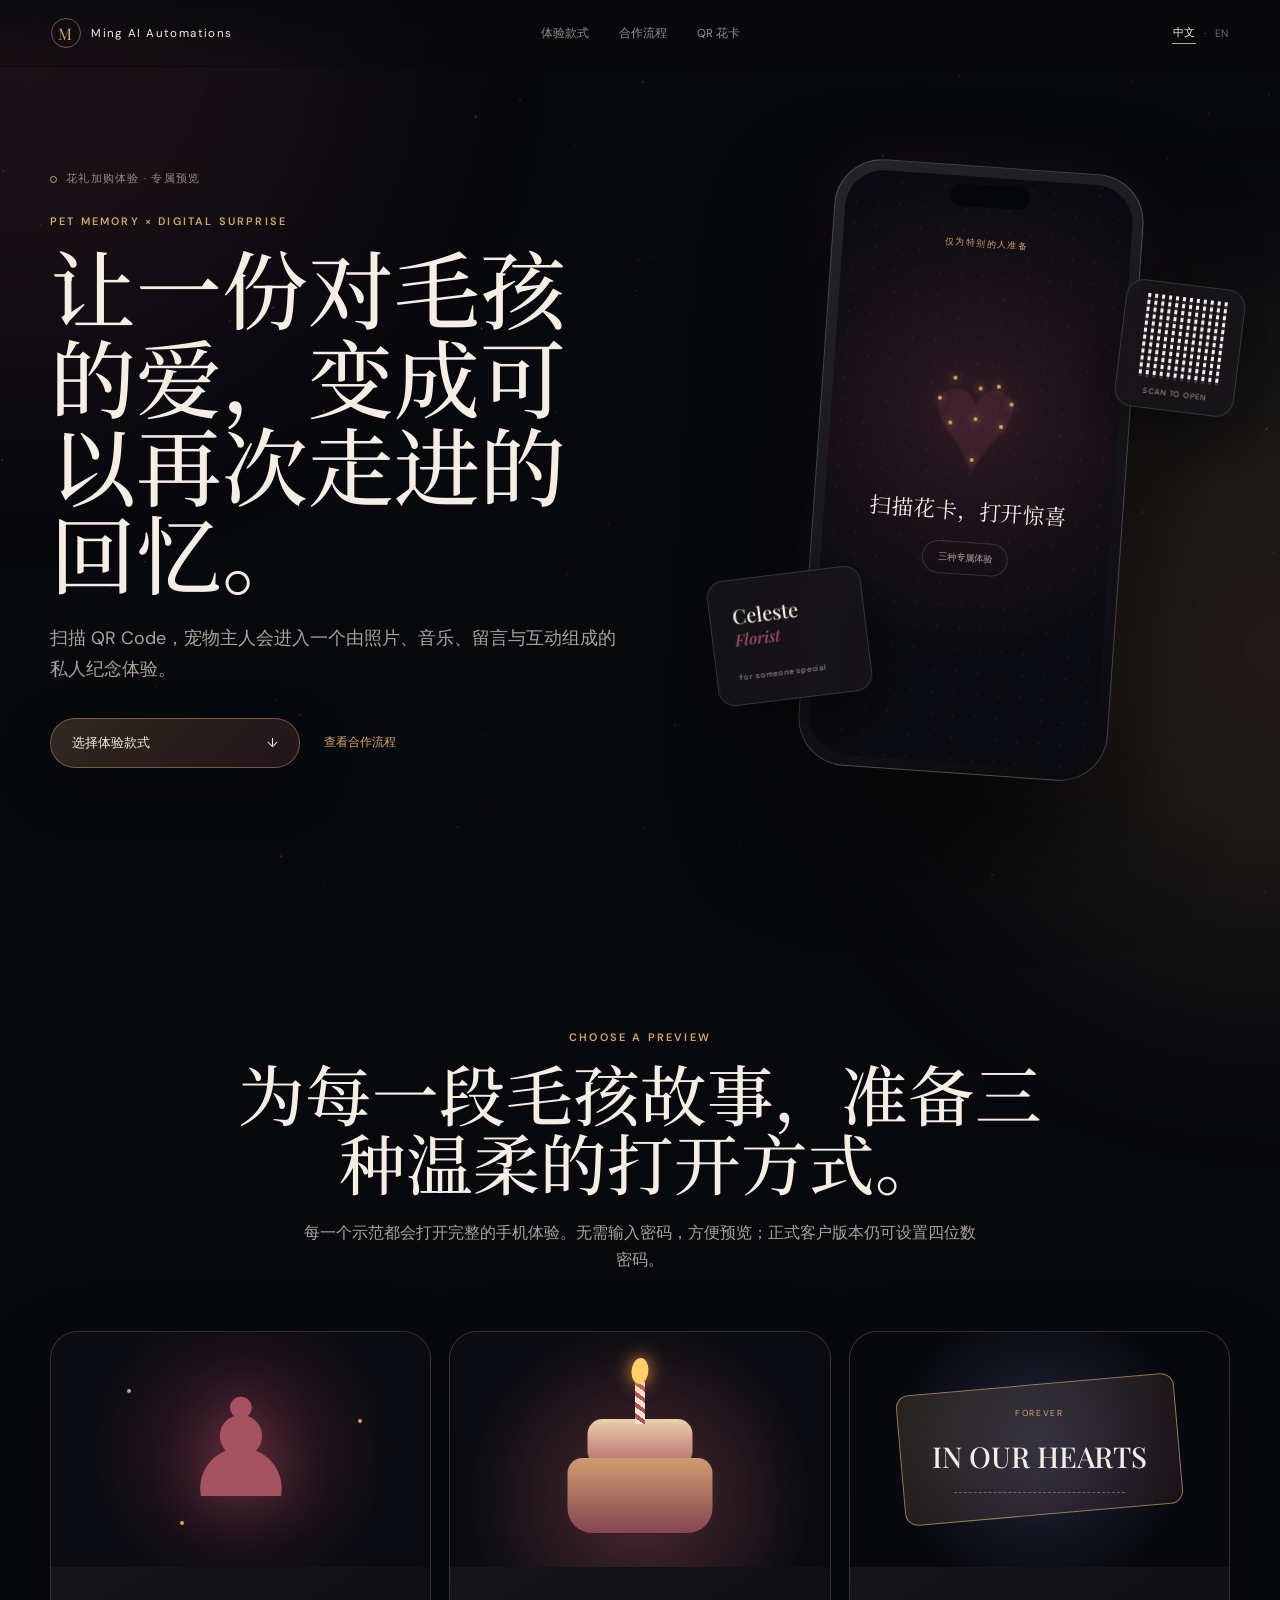
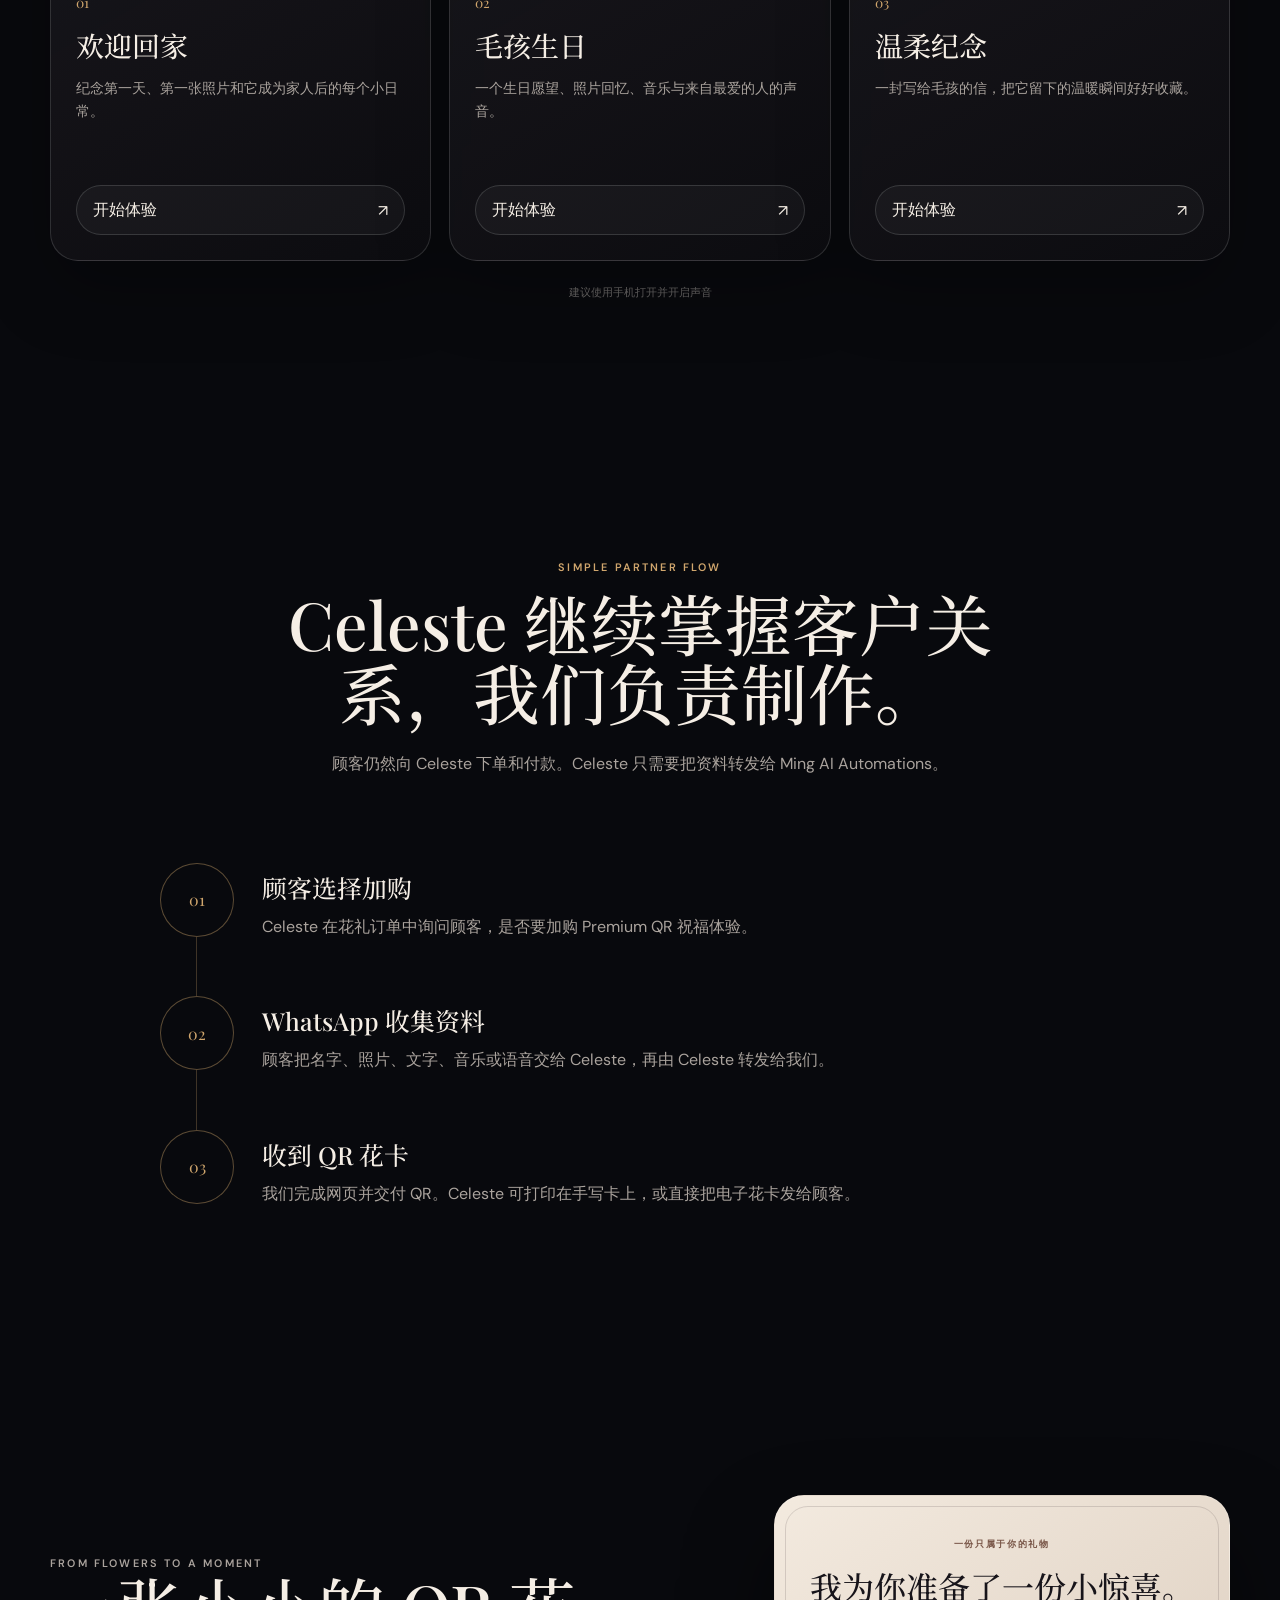
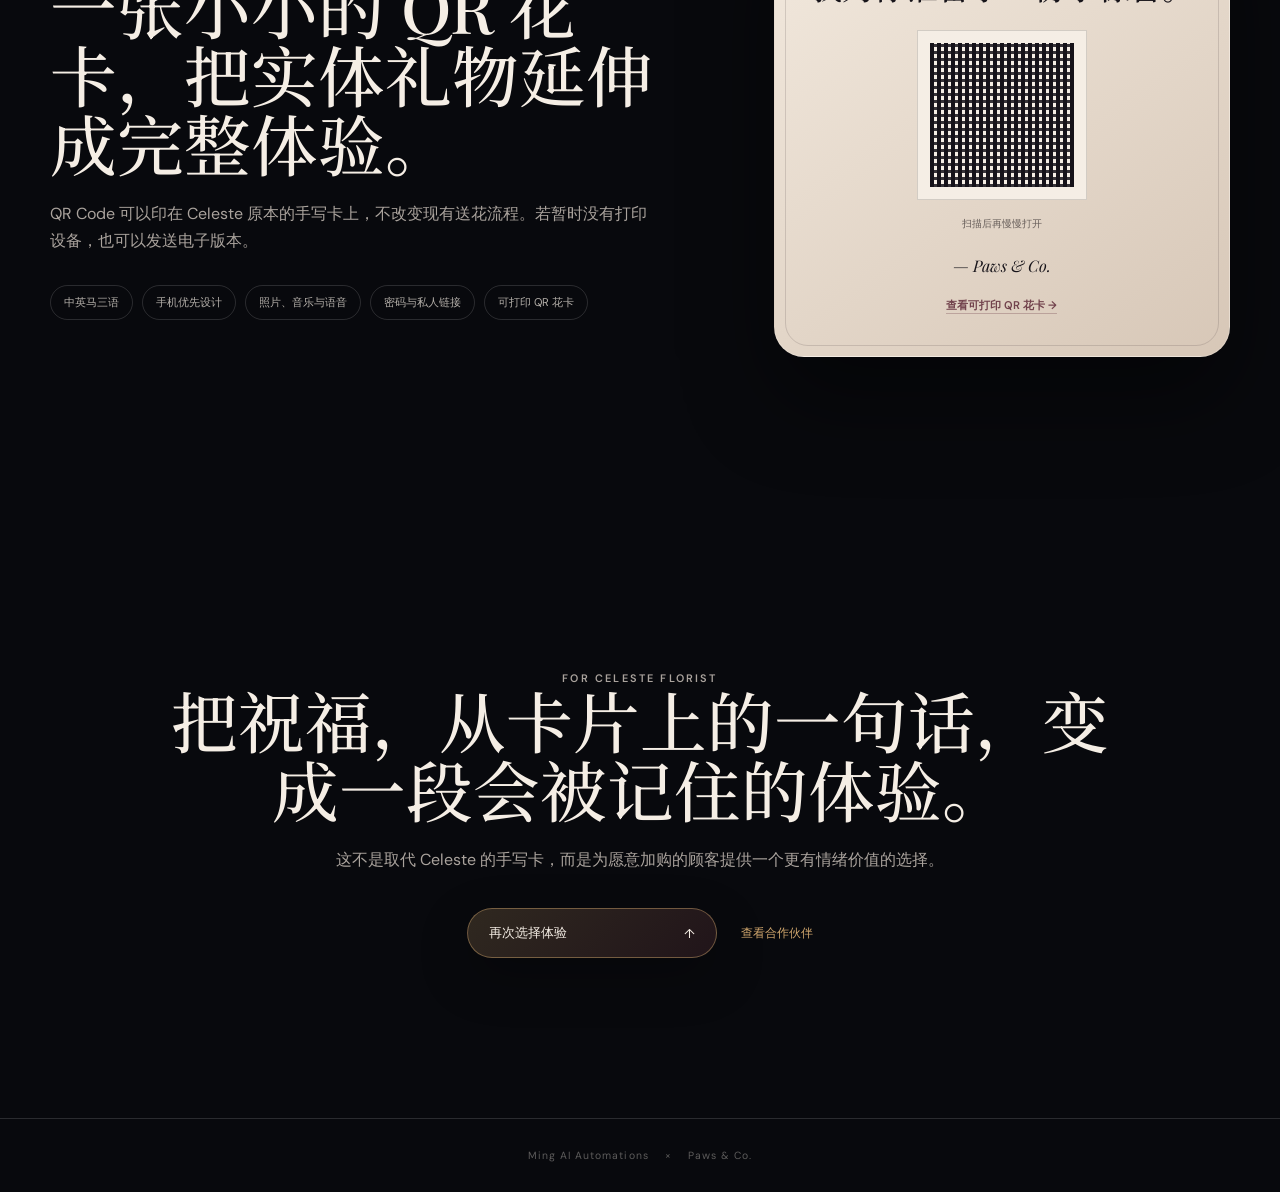
<file: index.html>
<!doctype html>
<html lang="zh-MY">
<head>
  <meta charset="UTF-8" />
  <meta name="viewport" content="width=device-width,initial-scale=1,viewport-fit=cover" />
  <meta name="theme-color" content="#08090d" />
  <meta name="robots" content="noindex,nofollow" />
  <meta name="description" content="A private pet-memory digital surprise preview." />
  <title>Pet Edition · Digital Surprise Preview</title>
  <link rel="preconnect" href="https://fonts.googleapis.com" />
  <link rel="preconnect" href="https://fonts.gstatic.com" crossorigin />
  <link href="https://fonts.googleapis.com/css2?family=DM+Sans:wght@300;400;500;600&family=Noto+Serif+SC:wght@400;500&family=Playfair+Display:ital,wght@0,500;1,500&display=swap" rel="stylesheet" />
  <link rel="stylesheet" href="style.css" />
</head>
<body>
  <canvas id="ambient-canvas" aria-hidden="true"></canvas>
  <div class="page-glow glow-one"></div><div class="page-glow glow-two"></div>

  <header class="site-header">
    <a class="brand" href="#top"><span class="brand-mark">M</span><span id="brand-name">Ming AI Automations</span></a>
    <nav aria-label="Primary navigation">
      <a href="#experiences" data-copy="navExperiences">体验款式</a>
      <a href="#partner-flow" data-copy="navFlow">合作流程</a>
      <a href="#qr-card" data-copy="navQr">QR 花卡</a>
    </nav>
    <div class="language-switch" aria-label="Language selector"><button class="active" data-lang="zh" type="button">中文</button><span>·</span><button data-lang="en" type="button">EN</button></div>
  </header>

  <main id="top">
    <section class="hero section-shell">
      <div class="hero-copy reveal">
        <p class="private-demo"><span></span><span data-copy="privateDemo">花礼加购体验 · 专属预览</span></p>
        <p class="eyebrow" data-copy="heroEyebrow">CELESTE FLORIST × DIGITAL SURPRISE</p>
        <h1 data-copy="heroTitle">让一束花，打开一段专属惊喜。</h1>
        <p class="hero-body" data-copy="heroBody">顾客送出的不只是一束花。扫描花卡上的 QR Code，收花人会进入一个由照片、音乐、留言与互动组成的私人惊喜网站。</p>
        <div class="hero-actions"><a class="primary-action" href="#experiences"><span data-copy="explore">选择体验款式</span><span>↓</span></a><a class="text-action" href="#partner-flow" data-copy="viewFlow">查看合作流程</a></div>
      </div>
      <div class="hero-visual reveal" aria-hidden="true">
        <div class="phone-shell">
          <div class="phone-top"></div>
          <div class="phone-screen">
            <span class="phone-kicker" data-copy="mockPrivate">仅为特别的人准备</span>
            <div class="particle-heart"><i></i><i></i><i></i><i></i><i></i><i></i><i></i><i></i><i></i></div>
            <p data-copy="mockScan">扫描花卡，打开惊喜</p>
            <span class="phone-pill" data-copy="mockThree">三种专属体验</span>
          </div>
        </div>
        <div class="floating-card flower-card"><span>Celeste</span><b>Florist</b><small>for someone special</small></div>
        <div class="floating-card qr-mini"><span class="mini-grid"></span><small>SCAN TO OPEN</small></div>
      </div>
    </section>

    <section class="experiences section-shell" id="experiences">
      <div class="section-heading reveal"><p class="eyebrow" data-copy="sectionEyebrow">CHOOSE A PREVIEW</p><h2 data-copy="sectionTitle">Celeste 可以亲自体验三种惊喜。</h2><p data-copy="sectionBody">每一个示范都会打开完整的手机体验。无需输入密码，方便预览；正式客户版本仍可设置四位数密码。</p></div>
      <div class="experience-grid">
        <article class="experience-card love-card reveal"><div class="card-visual love-visual"><span class="heart-outline">♟</span><i></i><i></i><i></i></div><div class="card-number">01</div><h3 data-copy="loveTitle">欢迎回家</h3><p data-copy="loveBody">从第一天、第一张照片到每一个陪伴在身边的日子。</p><button type="button" data-preview="love"><span data-copy="preview">开始体验</span><span>↗</span></button></article>
        <article class="experience-card birthday-card reveal"><div class="card-visual cake-visual"><span class="candle"><i></i></span><span class="cake-top"></span><span class="cake-base"></span></div><div class="card-number">02</div><h3 data-copy="birthdayTitle">毛孩生日</h3><p data-copy="birthdayBody">一个生日愿望、照片回忆和来自最爱的人的声音。</p><button type="button" data-preview="birthday"><span data-copy="preview">开始体验</span><span>↗</span></button></article>
        <article class="experience-card date-card reveal"><div class="card-visual ticket-visual"><span class="ticket-stub">FOREVER</span><b>IN OUR HEARTS</b><i></i></div><div class="card-number">03</div><h3 data-copy="dateTitle">温柔纪念</h3><p data-copy="dateBody">一封写给毛孩的信，把它留下的每一个温暖瞬间好好收藏。</p><button type="button" data-preview="date"><span data-copy="preview">开始体验</span><span>↗</span></button></article>
      </div>
      <p class="preview-note" data-copy="previewNote">建议使用手机打开并开启声音</p>
    </section>

    <section class="partner-flow section-shell" id="partner-flow">
      <div class="section-heading reveal"><p class="eyebrow" data-copy="flowEyebrow">SIMPLE PARTNER FLOW</p><h2 data-copy="flowTitle">Celeste 继续掌握客户关系，我们负责制作。</h2><p data-copy="flowBody">顾客仍然向 Celeste 下单和付款。Celeste 只需要把资料转发给 Ming AI Automations。</p></div>
      <div class="flow-line">
        <article class="flow-step reveal"><span>01</span><div><h3 data-copy="step1Title">顾客选择加购</h3><p data-copy="step1Body">Celeste 在花礼订单中询问顾客，是否要加购 Premium QR 祝福体验。</p></div></article>
        <article class="flow-step reveal"><span>02</span><div><h3 data-copy="step2Title">WhatsApp 收集资料</h3><p data-copy="step2Body">顾客把名字、照片、文字、音乐或语音交给 Celeste，再由 Celeste 转发给我们。</p></div></article>
        <article class="flow-step reveal"><span>03</span><div><h3 data-copy="step3Title">收到 QR 花卡</h3><p data-copy="step3Body">我们完成网页并交付 QR。Celeste 可打印在手写卡上，或直接把电子花卡发给顾客。</p></div></article>
      </div>
    </section>

    <section class="qr-section section-shell" id="qr-card">
      <div class="qr-copy reveal"><p class="eyebrow" data-copy="qrEyebrow">FROM FLOWERS TO A MOMENT</p><h2 data-copy="qrTitle">一张小小的 QR 花卡，把实体礼物延伸成完整体验。</h2><p data-copy="qrBody">QR Code 可以印在 Celeste 原本的手写卡上，不改变现有送花流程。若暂时没有打印设备，也可以发送电子版本。</p><ul><li data-copy="feature1">中英马三语</li><li data-copy="feature2">手机优先设计</li><li data-copy="feature3">照片、音乐与语音</li><li data-copy="feature4">密码与私人链接</li><li data-copy="feature5">可打印 QR 花卡</li></ul></div>
      <div class="qr-card-preview reveal"><p data-copy="qrCardLabel">一份只属于你的礼物</p><h3 data-copy="qrCardTitle">我为你准备了一份小惊喜。</h3><div class="sample-qr"><span></span></div><small data-copy="qrCardScan">扫描后再慢慢打开</small><em>— Paws &amp; Co.</em><a class="qr-demo-link" href="experience/qr.html" data-copy="viewQr">查看可打印 QR 花卡 →</a></div>
    </section>

    <section class="closing section-shell reveal"><p class="eyebrow" data-copy="closingEyebrow">FOR CELESTE FLORIST</p><h2 data-copy="closingTitle">把祝福，从卡片上的一句话，变成一段会被记住的体验。</h2><p data-copy="closingBody">这不是取代 Celeste 的手写卡，而是为愿意加购的顾客提供一个更有情绪价值的选择。</p><div class="closing-actions"><a class="primary-action" href="#experiences"><span data-copy="reopen">再次选择体验</span><span>↑</span></a><a class="text-action" id="instagram-link" href="#" target="_blank" rel="noopener" data-copy="instagram">查看 Celeste Florist</a></div></section>
  </main>

  <dialog class="personalize-dialog" id="personalize-dialog">
    <form class="personalize-panel" id="personalize-form">
      <button class="dialog-close" id="personalize-close" type="button" aria-label="Close">×</button>
      <p class="eyebrow" data-copy="diyEyebrow">MAKE IT YOURS</p>
      <h2 data-copy="diyTitle">先把这个示范变成属于你的惊喜。</h2>
      <p class="dialog-intro" data-copy="diyBody">资料只用于这次浏览器预览，不会上传给我们。</p>
      <input id="selected-journey" type="hidden" />
      <div class="form-grid">
        <label><span data-copy="recipientLabel">收礼人的名字</span><input id="demo-recipient" type="text" maxlength="28" required data-placeholder="recipientPlaceholder" placeholder="例如：Celeste" /></label>
        <label><span data-copy="senderLabel">你的名字</span><input id="demo-sender" type="text" maxlength="28" required data-placeholder="senderPlaceholder" placeholder="例如：Ming" /></label>
      </div>
      <label><span data-copy="languageLabel">惊喜显示语言</span><select id="demo-language"><option value="zh">中文</option><option value="en">English</option><option value="bm">Bahasa Melayu</option></select></label>
      <label><span data-copy="endingLabel">最后亲手写出的那句话（可选）</span><textarea id="demo-ending" rows="2" maxlength="100" data-placeholder="endingPlaceholder" placeholder="例如：我爱你，一直都是。"></textarea></label>
      <section class="writing-assistant" aria-labelledby="writing-assistant-title">
        <div class="assistant-heading"><div><p class="eyebrow">V2.5 · STORY ASSIST</p><h3 id="writing-assistant-title" data-copy="aiTitle">不知道要写什么？让我帮你开始。</h3></div><span class="assistant-badge" data-copy="aiBadge">私密草稿</span></div>
        <p data-copy="aiBody">写下几个关键词，选择语气，即可获得三段可编辑的灵感。内容只在这次浏览器预览中使用。</p>
        <div class="form-grid">
          <label><span data-copy="aiToneLabel">想要的感觉</span><select id="demo-tone"><option value="warm" data-copy="aiToneWarm">温柔真诚</option><option value="playful" data-copy="aiTonePlayful">轻松甜蜜</option><option value="poetic" data-copy="aiTonePoetic">浪漫诗意</option></select></label>
          <label><span data-copy="aiOccasionLabel">这份惊喜是为了</span><input id="demo-occasion" type="text" maxlength="40" data-placeholder="aiOccasionPlaceholder" placeholder="例如：我们的两周年"></label>
        </div>
        <label><span data-copy="aiMemoryLabel">告诉我一点你们的故事</span><textarea id="demo-memory" rows="3" maxlength="280" data-placeholder="aiMemoryPlaceholder" placeholder="例如：第一次一起看电影、她总会记得我爱喝的咖啡。"></textarea></label>
        <button class="assist-button" id="assist-writing" type="button"><span>✦</span><span data-copy="aiButton">生成三段写作灵感</span></button>
        <div class="writing-suggestions" id="writing-suggestions" hidden aria-live="polite"></div>
      </section>
      <div class="voice-recorder">
        <div><span data-copy="voiceLabel">录一段私人语音（可选）</span><small data-copy="voicePrivacy">允许麦克风后即可录音。录音只保存在这个设备，不会上传。</small></div>
        <div class="recorder-controls">
          <button class="record-button" id="record-button" type="button"><span class="record-dot"></span><span id="record-label" data-copy="recordStart">开始录音</span></button>
          <span class="record-time" id="record-time">0:00</span>
          <button class="clear-recording" id="clear-recording" type="button" data-copy="recordClear" hidden>删除</button>
        </div>
        <audio id="recording-preview" controls hidden></audio>
        <p class="record-status" id="record-status" role="status" aria-live="polite"></p>
      </div>
      <div class="dialog-actions">
        <button class="skip-button" id="skip-personalization" type="button" data-copy="diySkip">直接查看示范</button>
        <button class="launch-button" type="submit"><span data-copy="diyLaunch">打开我的专属预览</span><span>→</span></button>
      </div>
    </form>
  </dialog>

  <footer><span id="footer-brand">Ming AI Automations</span><span>×</span><span id="footer-partner">Paws &amp; Co.</span></footer>
  <script src="demo-config.js"></script><script src="script.js" defer></script>
</body>
</html>
</file>
<file: style.css>
:root{color-scheme:dark;--bg:#08090d;--panel:#121116;--ivory:#f5eee5;--muted:#aaa39d;--gold:#d0a66d;--rose:#a65361;--line:rgba(255,255,255,.14);--serif:"Playfair Display","Noto Serif SC",Georgia,serif;--sans:"DM Sans",sans-serif}
*{box-sizing:border-box}html{scroll-behavior:smooth}body{margin:0;overflow-x:hidden;background:var(--bg);color:var(--ivory);font-family:var(--sans)}button,a{font:inherit}a{color:inherit}#ambient-canvas{position:fixed;inset:0;z-index:-3;width:100%;height:100%;pointer-events:none}.page-glow{position:fixed;z-index:-2;width:48vw;aspect-ratio:1;border-radius:50%;filter:blur(130px);opacity:.12;pointer-events:none}.glow-one{left:-22vw;top:-20vw;background:var(--rose)}.glow-two{right:-24vw;top:38vh;background:var(--gold)}
.site-header{position:fixed;z-index:50;inset:0 0 auto;display:grid;grid-template-columns:1fr auto 1fr;align-items:center;gap:22px;padding:18px clamp(20px,4vw,64px);border-bottom:1px solid transparent;background:linear-gradient(rgba(8,9,13,.82),rgba(8,9,13,.15));backdrop-filter:blur(16px);transition:border-color .3s}.site-header.scrolled{border-color:var(--line);background:rgba(8,9,13,.82)}.brand{display:inline-flex;align-items:center;gap:10px;width:max-content;text-decoration:none;font-size:.72rem;letter-spacing:.12em}.brand-mark{display:grid;place-items:center;width:30px;height:30px;border:1px solid rgba(208,166,109,.5);border-radius:50%;color:var(--gold);font-family:var(--serif);font-size:1rem}.site-header nav{display:flex;gap:30px}.site-header nav a{color:rgba(245,238,229,.58);font-size:.72rem;text-decoration:none;transition:color .25s}.site-header nav a:hover{color:var(--ivory)}.language-switch{display:flex;align-items:center;justify-content:flex-end;gap:8px;color:rgba(245,238,229,.35);font-size:.66rem}.language-switch button{padding:3px 1px;border:0;background:none;color:rgba(245,238,229,.42);cursor:pointer}.language-switch button.active{color:var(--ivory);border-bottom:1px solid var(--gold)}
.section-shell{width:min(1180px,calc(100% - 40px));margin:auto}.hero{display:grid;grid-template-columns:1.05fr .95fr;align-items:center;gap:clamp(40px,7vw,100px);min-height:100svh;padding-top:110px;padding-bottom:70px}.private-demo{display:flex;align-items:center;gap:9px;margin:0 0 28px;color:rgba(245,238,229,.55);font-size:.66rem;letter-spacing:.12em}.private-demo>span:first-child{width:7px;height:7px;border:1px solid var(--gold);border-radius:50%}.eyebrow{margin:0 0 16px;color:var(--gold);font-size:.68rem;font-weight:600;letter-spacing:.2em}.hero h1,.section-heading h2,.qr-copy h2,.closing h2{margin:0;font-family:var(--serif);font-weight:500;line-height:1.03}.hero h1{max-width:700px;font-size:clamp(3rem,6.7vw,6.4rem)}.hero-body{max-width:650px;margin:25px 0 32px;color:var(--muted);font-size:clamp(.95rem,1.4vw,1.12rem);line-height:1.75}.hero-actions,.closing-actions{display:flex;align-items:center;gap:24px}.primary-action{display:inline-flex;align-items:center;justify-content:space-between;gap:30px;min-width:250px;padding:15px 21px;border:1px solid rgba(208,166,109,.45);border-radius:999px;background:linear-gradient(135deg,rgba(208,166,109,.2),rgba(166,83,97,.16));box-shadow:0 18px 50px rgba(0,0,0,.25);font-size:.8rem;text-decoration:none;transition:transform .3s,border-color .3s}.primary-action:hover{transform:translateY(-3px);border-color:var(--gold)}.text-action{color:var(--gold);font-size:.76rem;text-decoration:none}
.hero-visual{position:relative;display:grid;place-items:center;min-height:620px}.phone-shell{position:relative;width:min(310px,72vw);aspect-ratio:.51;padding:10px;border:1px solid rgba(255,255,255,.2);border-radius:48px;background:linear-gradient(145deg,#26242b,#090a0d);box-shadow:0 55px 110px rgba(0,0,0,.62),0 0 70px rgba(166,83,97,.1);transform:rotate(4deg)}.phone-top{position:absolute;z-index:3;top:18px;left:50%;width:80px;height:22px;transform:translateX(-50%);border-radius:999px;background:#050608}.phone-screen{position:relative;display:flex;flex-direction:column;align-items:center;justify-content:center;width:100%;height:100%;overflow:hidden;border-radius:38px;background:radial-gradient(circle at 50% 40%,#2c1822,#0a0b10 62%);text-align:center}.phone-screen:before{content:"";position:absolute;inset:0;background-image:radial-gradient(rgba(208,166,109,.55) .6px,transparent .8px);background-size:22px 22px;opacity:.28}.phone-kicker{position:absolute;top:60px;color:var(--gold);font-size:.55rem;letter-spacing:.16em}.phone-screen p{position:relative;width:75%;margin:28px 0 18px;font-family:var(--serif);font-size:1.35rem;line-height:1.25}.phone-pill{position:relative;padding:9px 15px;border:1px solid var(--line);border-radius:999px;color:var(--muted);font-size:.58rem}.particle-heart{position:relative;width:120px;height:105px;filter:drop-shadow(0 0 20px rgba(166,83,97,.35))}.particle-heart:before{content:"♥";position:absolute;inset:-18px;color:rgba(166,83,97,.14);font-size:9.5rem;line-height:1}.particle-heart i{position:absolute;width:4px;height:4px;border-radius:50%;background:var(--gold);box-shadow:0 0 8px var(--gold);animation:float 2.6s ease-in-out infinite}.particle-heart i:nth-child(1){left:18%;top:32%}.particle-heart i:nth-child(2){left:30%;top:12%;animation-delay:.2s}.particle-heart i:nth-child(3){left:52%;top:21%;animation-delay:.4s}.particle-heart i:nth-child(4){right:18%;top:34%;animation-delay:.6s}.particle-heart i:nth-child(5){right:26%;top:56%;animation-delay:.8s}.particle-heart i:nth-child(6){left:48%;bottom:7%;animation-delay:1s}.particle-heart i:nth-child(7){left:28%;top:55%;animation-delay:1.2s}.particle-heart i:nth-child(8){left:49%;top:50%;animation-delay:1.4s}.particle-heart i:nth-child(9){right:30%;top:18%;animation-delay:1.6s}.floating-card{position:absolute;border:1px solid var(--line);background:rgba(24,22,27,.76);box-shadow:0 24px 60px rgba(0,0,0,.45);backdrop-filter:blur(18px)}.flower-card{left:0;bottom:13%;width:155px;padding:22px;border-radius:17px;transform:rotate(-7deg)}.flower-card span,.flower-card b{display:block;font-family:var(--serif);font-weight:500}.flower-card span{font-size:1.25rem}.flower-card b{color:var(--rose);font-style:italic}.flower-card small{display:block;margin-top:22px;color:var(--muted);font-size:.48rem;letter-spacing:.1em}.qr-mini{right:-2%;top:20%;display:grid;place-items:center;width:120px;padding:12px;border-radius:18px;transform:rotate(7deg)}.mini-grid,.sample-qr span{display:block;aspect-ratio:1;background:repeating-linear-gradient(90deg,#16131a 0 4px,transparent 4px 7px),repeating-linear-gradient(0deg,rgba(22,19,26,.85) 0 3px,transparent 3px 7px);background-color:var(--ivory)}.mini-grid{width:84px}.qr-mini small{margin-top:8px;color:var(--muted);font-size:.48rem;letter-spacing:.12em}
.experiences,.partner-flow,.qr-section{padding-block:130px}.section-heading{max-width:820px;margin:0 auto 58px;text-align:center}.section-heading h2,.qr-copy h2,.closing h2{font-size:clamp(2.5rem,5.2vw,5rem)}.section-heading>p:last-child,.qr-copy>p,.closing>p{max-width:680px;margin:22px auto 0;color:var(--muted);line-height:1.7}.experience-grid{display:grid;grid-template-columns:repeat(3,1fr);gap:18px}.experience-card{position:relative;display:flex;flex-direction:column;min-height:530px;padding:18px 25px 25px;overflow:hidden;border:1px solid var(--line);border-radius:28px;background:linear-gradient(150deg,rgba(31,28,34,.78),rgba(14,14,18,.72));box-shadow:0 28px 70px rgba(0,0,0,.25);transition:transform .4s,border-color .4s}.experience-card:hover{transform:translateY(-8px);border-color:rgba(208,166,109,.45)}.card-visual{position:relative;height:235px;margin:-18px -25px 26px;overflow:hidden;background:#0d0d12}.card-number{color:var(--gold);font-family:var(--serif);font-size:.86rem}.experience-card h3{margin:14px 0 12px;font-family:var(--serif);font-size:1.75rem;font-weight:500}.experience-card>p{margin:0 0 24px;color:var(--muted);font-size:.87rem;line-height:1.65}.experience-card button{display:flex;align-items:center;justify-content:space-between;width:100%;margin-top:auto;padding:13px 16px;border:1px solid var(--line);border-radius:999px;background:rgba(255,255,255,.035);color:var(--ivory);cursor:pointer;transition:background .25s,border-color .25s}.experience-card button:hover{border-color:var(--gold);background:rgba(208,166,109,.1)}.love-visual{display:grid;place-items:center;background:radial-gradient(circle,#3d1c29,#0b0c11 65%)}.heart-outline{color:var(--rose);font-size:8.5rem;text-shadow:0 0 55px rgba(166,83,97,.45);animation:heartbeat 2.2s infinite}.love-visual i{position:absolute;width:4px;height:4px;border-radius:50%;background:var(--gold)}.love-visual i:nth-of-type(1){left:20%;top:24%}.love-visual i:nth-of-type(2){right:18%;top:37%}.love-visual i:nth-of-type(3){left:34%;bottom:18%}.cake-visual{background:radial-gradient(circle at 50% 70%,#4e2931,#0b0c11 68%)}.cake-base,.cake-top,.candle{position:absolute;left:50%;transform:translateX(-50%)}.cake-base{bottom:34px;width:145px;height:75px;border-radius:15px 15px 25px 25px;background:linear-gradient(#cf9c70,#854652)}.cake-top{bottom:101px;width:105px;height:47px;border-radius:15px;background:linear-gradient(#ead1a8,#b96870)}.candle{z-index:2;bottom:143px;width:10px;height:42px;background:repeating-linear-gradient(35deg,#f4e4ca 0 5px,#a65361 5px 9px)}.candle i{position:absolute;left:50%;bottom:40px;width:17px;height:26px;transform:translateX(-50%);border-radius:55% 45% 55% 45%;background:#ffd069;box-shadow:0 0 18px #ff9b4b;animation:flicker .18s infinite alternate}.ticket-visual{display:flex;flex-direction:column;align-items:center;justify-content:center;background:radial-gradient(circle,#20253a,#07080c 68%)}.ticket-visual:before{content:"";position:absolute;width:73%;height:55%;border:1px solid rgba(214,181,127,.6);border-radius:13px;background:linear-gradient(135deg,rgba(214,181,127,.16),rgba(158,83,97,.12));transform:rotate(-5deg)}.ticket-stub,.ticket-visual b,.ticket-visual i{position:relative}.ticket-stub{color:var(--gold);font-size:.54rem;letter-spacing:.18em}.ticket-visual b{margin-top:18px;font-family:var(--serif);font-size:1.8rem;font-weight:500}.ticket-visual i{width:45%;margin-top:17px;border-top:1px dashed rgba(255,255,255,.3)}.preview-note{margin:24px 0 0;color:rgba(245,238,229,.4);font-size:.7rem;text-align:center}
.partner-flow{width:min(960px,calc(100% - 40px))}.flow-line{position:relative;display:grid;gap:0}.flow-line:before{content:"";position:absolute;left:36px;top:45px;bottom:45px;border-left:1px solid rgba(208,166,109,.28)}.flow-step{position:relative;display:grid;grid-template-columns:74px 1fr;align-items:start;gap:28px;padding:28px 0}.flow-step>span{position:relative;z-index:2;display:grid;place-items:center;width:74px;height:74px;border:1px solid rgba(208,166,109,.42);border-radius:50%;background:var(--bg);color:var(--gold);font-family:var(--serif)}.flow-step h3{margin:6px 0 9px;font-family:var(--serif);font-size:1.55rem;font-weight:500}.flow-step p{max-width:650px;margin:0;color:var(--muted);line-height:1.65}
.qr-section{display:grid;grid-template-columns:1fr .75fr;align-items:center;gap:clamp(55px,9vw,130px)}.qr-copy h2{max-width:720px}.qr-copy>p{margin-inline:0}.qr-copy ul{display:flex;flex-wrap:wrap;gap:9px;margin:30px 0 0;padding:0;list-style:none}.qr-copy li{padding:9px 13px;border:1px solid var(--line);border-radius:999px;color:rgba(245,238,229,.72);font-size:.7rem}.qr-card-preview{position:relative;padding:42px 35px;border:1px solid var(--line);border-radius:30px;background:linear-gradient(145deg,#f3eadf,#d7c7b7);box-shadow:0 42px 90px rgba(0,0,0,.45);color:#17141a;text-align:center;transform:rotate(2deg)}.qr-card-preview:before{content:"";position:absolute;inset:10px;border:1px solid rgba(42,31,36,.15);border-radius:23px}.qr-card-preview>p{position:relative;margin:0;color:#785547;font-size:.58rem;font-weight:600;letter-spacing:.18em}.qr-card-preview h3{position:relative;margin:18px 0 24px;font-family:var(--serif);font-size:2rem;font-weight:500;line-height:1.15}.sample-qr{position:relative;width:170px;margin:auto;padding:12px;border:1px solid rgba(30,25,28,.16);background:#f5eee5}.sample-qr span{width:100%}.qr-card-preview small,.qr-card-preview em{position:relative;display:block}.qr-card-preview small{margin-top:17px;color:#675e5a;font-size:.65rem}.qr-card-preview em{margin-top:24px;font-family:var(--serif)}
.closing{padding-block:160px;text-align:center}.closing h2{max-width:950px;margin:auto}.closing>p{max-width:720px}.closing-actions{justify-content:center;margin-top:35px}footer{display:flex;justify-content:center;gap:16px;padding:30px;border-top:1px solid var(--line);color:rgba(245,238,229,.36);font-size:.65rem;letter-spacing:.1em}.reveal{opacity:0;transform:translateY(28px);transition:opacity .8s,transform .8s}.reveal.visible{opacity:1;transform:none}
@keyframes float{50%{transform:translateY(-7px);opacity:.55}}@keyframes heartbeat{50%{transform:scale(1.045)}}@keyframes flicker{from{transform:translateX(-50%) rotate(-6deg) scale(.92)}to{transform:translateX(-50%) rotate(7deg) scale(1.06)}}
@media(max-width:900px){.site-header{grid-template-columns:1fr auto}.site-header nav{display:none}.hero{grid-template-columns:1fr;padding-top:145px}.hero-copy{text-align:center}.hero-body{margin-inline:auto}.hero-actions{justify-content:center}.hero-visual{min-height:560px}.experience-grid{grid-template-columns:1fr}.experience-card{min-height:0}.card-visual{height:260px}.qr-section{grid-template-columns:1fr}.qr-copy{text-align:center}.qr-copy>p{margin-inline:auto}.qr-copy ul{justify-content:center}.qr-card-preview{width:min(430px,100%);margin:auto}}
@media(max-width:600px){.section-shell{width:min(100% - 28px,1180px)}.site-header{padding:15px 17px}.brand{font-size:.62rem}.brand-mark{width:27px;height:27px}.hero{gap:30px;padding-top:120px}.hero h1{font-size:clamp(2.75rem,14vw,4.2rem)}.hero-actions,.closing-actions{flex-direction:column;gap:16px}.primary-action{width:100%}.hero-visual{min-height:500px}.phone-shell{width:250px}.flower-card{left:-2%;bottom:8%}.qr-mini{right:-2%;top:15%}.experiences,.partner-flow,.qr-section{padding-block:95px}.section-heading h2,.qr-copy h2,.closing h2{font-size:clamp(2.25rem,11vw,3.5rem)}.section-heading{margin-bottom:38px}.card-visual{height:220px}.flow-step{grid-template-columns:56px 1fr;gap:18px}.flow-step>span{width:56px;height:56px}.flow-line:before{left:28px}.qr-card-preview{padding:36px 26px}.closing{padding-block:110px}footer{flex-wrap:wrap}}
@media(prefers-reduced-motion:reduce){html{scroll-behavior:auto}*,*:before,*:after{animation-duration:.01ms!important;transition-duration:.01ms!important}}
.qr-demo-link{position:relative;display:inline-block;margin-top:22px;color:#71424c;font-size:.7rem;font-weight:600;text-decoration:none;border-bottom:1px solid rgba(113,66,76,.32)}

/* Temporary DIY preview builder */
.personalize-dialog{width:min(720px,94vw);max-height:92svh;padding:0;border:1px solid rgba(255,255,255,.18);border-radius:30px;background:rgba(15,15,20,.94);color:var(--ivory);box-shadow:0 45px 120px rgba(0,0,0,.72);backdrop-filter:blur(28px)}.personalize-dialog::backdrop{background:rgba(3,4,7,.78);backdrop-filter:blur(9px)}.personalize-panel{position:relative;padding:clamp(28px,5vw,48px);overflow-y:auto}.personalize-panel h2{max-width:580px;margin:0;font-family:var(--serif);font-size:clamp(2rem,5vw,3.3rem);font-weight:500;line-height:1.08}.dialog-intro{margin:15px 0 26px;color:var(--muted);font-size:.82rem;line-height:1.6}.dialog-close{position:absolute;z-index:2;top:20px;right:20px;width:36px;height:36px;border:1px solid var(--line);border-radius:50%;background:rgba(255,255,255,.04);color:var(--ivory);cursor:pointer}.form-grid{display:grid;grid-template-columns:1fr 1fr;gap:14px}.personalize-panel label{display:block;margin:0 0 16px}.personalize-panel label>span,.voice-recorder>div:first-child>span{display:block;margin:0 0 7px;color:rgba(245,238,229,.72);font-size:.68rem;letter-spacing:.05em}.personalize-panel input,.personalize-panel select,.personalize-panel textarea{width:100%;padding:13px 14px;border:1px solid var(--line);border-radius:13px;outline:0;background:rgba(255,255,255,.045);color:var(--ivory);font:inherit;font-size:.86rem}.personalize-panel input:focus,.personalize-panel select:focus,.personalize-panel textarea:focus{border-color:rgba(208,166,109,.7);box-shadow:0 0 0 3px rgba(208,166,109,.08)}.personalize-panel textarea{resize:vertical}.personalize-panel option{background:#17171d}.voice-recorder{margin:4px 0 24px;padding:16px;border:1px solid var(--line);border-radius:18px;background:rgba(255,255,255,.025)}.voice-recorder small{display:block;color:var(--muted);font-size:.66rem;line-height:1.5}.recorder-controls{display:flex;align-items:center;gap:12px;margin-top:14px}.record-button{display:inline-flex;align-items:center;gap:8px;padding:10px 14px;border:1px solid rgba(166,83,97,.5);border-radius:999px;background:rgba(166,83,97,.1);color:var(--ivory);cursor:pointer}.record-dot{width:8px;height:8px;border-radius:50%;background:#d96572;box-shadow:0 0 9px rgba(217,101,114,.55)}.record-button.recording .record-dot{animation:record-pulse 1s infinite}.record-time{color:var(--muted);font-size:.75rem;font-variant-numeric:tabular-nums}.clear-recording{margin-left:auto;border:0;background:none;color:var(--muted);font-size:.7rem;cursor:pointer}.voice-recorder audio{width:100%;height:38px;margin-top:13px}.record-status{min-height:1.2em;margin:10px 0 0;color:var(--gold);font-size:.7rem}.dialog-actions{display:flex;align-items:center;justify-content:space-between;gap:14px}.skip-button{border:0;background:none;color:var(--muted);font-size:.72rem;cursor:pointer}.launch-button{display:flex;align-items:center;justify-content:space-between;gap:30px;min-width:260px;padding:14px 18px;border:1px solid rgba(208,166,109,.48);border-radius:999px;background:linear-gradient(135deg,rgba(208,166,109,.22),rgba(166,83,97,.16));color:var(--ivory);cursor:pointer}.launch-button:disabled{cursor:wait;opacity:.45}@keyframes record-pulse{50%{opacity:.3;transform:scale(.75)}}
.writing-assistant{margin:0 0 20px;padding:18px;border:1px solid rgba(208,166,109,.3);border-radius:18px;background:linear-gradient(135deg,rgba(208,166,109,.08),rgba(123,101,151,.08))}.assistant-heading{display:flex;justify-content:space-between;gap:14px;align-items:flex-start}.assistant-heading .eyebrow{margin:0 0 6px;font-size:.6rem}.assistant-heading h3{margin:0;font-family:var(--serif);font-weight:500;font-size:1.25rem}.assistant-badge{padding:6px 8px;border:1px solid rgba(208,166,109,.35);border-radius:999px;color:var(--gold);font-size:.62rem;white-space:nowrap}.writing-assistant>p{margin:8px 0 17px;color:var(--muted);font-size:.72rem;line-height:1.55}.assist-button{display:inline-flex;align-items:center;gap:8px;padding:10px 13px;border:1px solid rgba(208,166,109,.48);border-radius:999px;background:rgba(208,166,109,.12);color:var(--ivory);font:inherit;font-size:.72rem;cursor:pointer}.writing-suggestions{display:grid;gap:9px;margin-top:15px}.suggestion-card{padding:12px;border:1px solid var(--line);border-radius:13px;background:rgba(0,0,0,.15)}.suggestion-card strong{display:block;margin-bottom:5px;color:var(--gold);font-size:.67rem;letter-spacing:.06em}.suggestion-card p{margin:0;color:rgba(245,238,229,.86);font-size:.76rem;line-height:1.55}.suggestion-card button{margin-top:9px;padding:0;border:0;background:none;color:var(--gold);font:inherit;font-size:.67rem;cursor:pointer}
@media(max-width:600px){.personalize-dialog{width:calc(100vw - 20px);max-height:94svh;border-radius:23px}.personalize-panel{padding:27px 20px}.personalize-panel h2{padding-right:28px}.form-grid{grid-template-columns:1fr;gap:0}.dialog-actions{align-items:stretch;flex-direction:column-reverse}.launch-button{width:100%;min-width:0}.recorder-controls{flex-wrap:wrap}}
</file>
